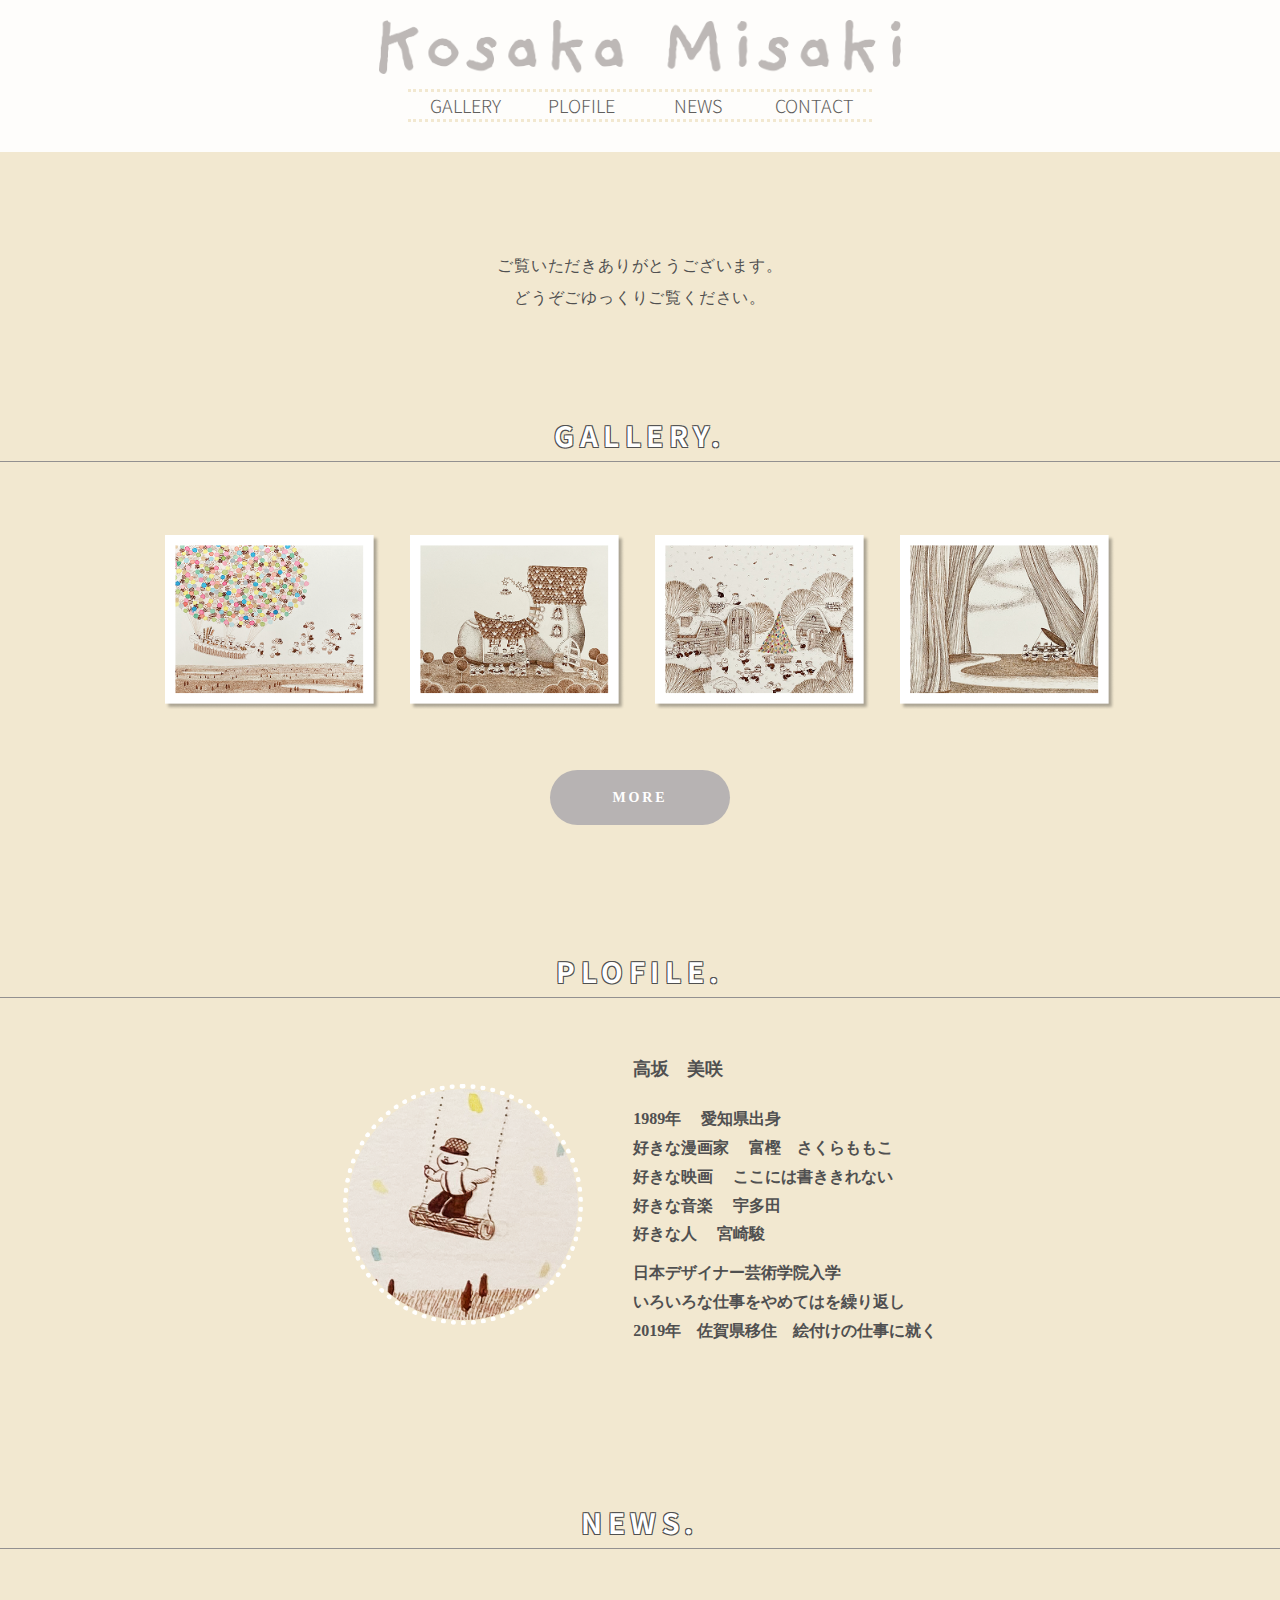
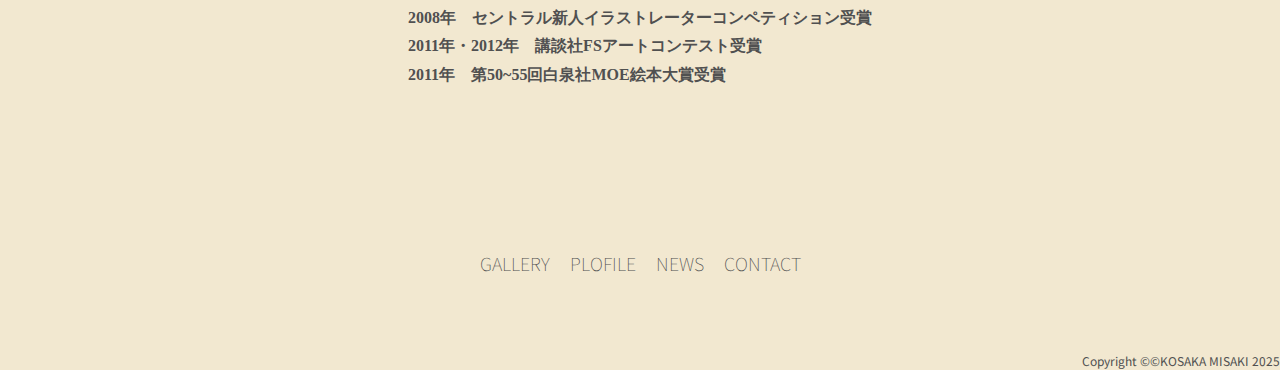
<file: index.html>
<!DOCTYPE html>
<html lang="ja">
<head>
    <meta charset="UTF-8">
    <meta name="viewport" content="width=device-width, initial-scale=1.0">
    <link rel="preconnect" href="https://fonts.googleapis.com">
    <link rel="preconnect" href="https://fonts.gstatic.com" crossorigin>
    <link href="https://fonts.googleapis.com/css2?family=Noto+Sans+JP:wght@100..900&family=Noto+Serif+JP:wght@200..900&display=swap" rel="stylesheet">
    <link rel="preconnect" href="https://fonts.googleapis.com">
    <link rel="preconnect" href="https://fonts.gstatic.com" crossorigin>
    <link href="https://fonts.googleapis.com/css2?family=Noto+Sans+JP:wght@100..900&family=Noto+Serif+JP:wght@200..900&family=Zen+Kaku+Gothic+New&family=Zen+Old+Mincho&display=swap" rel="stylesheet">
    <title>kosamakisaki</title>
    <link rel="stylesheet" href="./assets/css/destyle.css">
    <link rel="stylesheet" href="./assets/css/common.css">
    <link rel="stylesheet" href="./assets/css/top.css">
</head>
<body>
    <div>
        <header class="header">
            <div class="header_box">
                <h1><a class="header_logo" href="index.html"><img src="./assets/images/logo.png" alt="高坂美咲のロゴ"></a></h1>
                <nav id="header_nav">
                    <ul>
                        <li><a class="header_item" href="gallery.html">GALLERY</a></li>
                        <li><a class="header_item" href="#plofile">PLOFILE</a></li>
                        <li><a class="header_item" href="#news">NEWS</a></li>
                        <li><a class="header_item" href="contact.html">CONTACT</a></li>
                    </ul>
                </nav>
                <div id="hamburger" class="hamburger">
                    <span></span><span></span>
                </div>
            </div>
        </header>
        <main>
            <article>
                <header class="main_header">
                    <div>
                        <p>ご覧いただきありがとうございます。<br>どうぞごゆっくりご覧ください。</p>
                    </div>
                </header>
                <section class="area01">
                    <div class="topic">
                        <h2><span>GALLERY.</span></h2>
                    </div>
                    <div class="area01_box">
                        <ul>
                            <li>
                                <p><img src="./assets/images/main-ballon.png" alt="気球の絵"></p>
                            </li>
                            <li>
                                <p><img src="./assets/images/main-shose.png" alt="靴の絵"></p>
                            </li>
                            <li>
                                <p><img src="./assets/images/main-winter.png" alt="冬の絵"></p>
                            </li>
                            <li>
                                <p><img src="./assets/images/main-tree.png" alt="木の絵"></p>
                            </li>
                        </ul>
                    </div>
                    <a href="gallery.html">MORE</a>
                </section>
                <section id="plofile" class="area02">
                    <div class="topic2">
                        <h2><span>PLOFILE.</span></h2>
                    </div>
                    <div class="area02_box">
                        <p class="area02_img"><img src="./assets/images/plofile.png" alt="自己紹介の絵"></p>
                        <div class="area02_list">
                            <p class="area02_name">高坂　美咲</p>
                            <p class="area02_txt">1989年　 愛知県出身<br>好きな漫画家 　富樫　さくらももこ<br>好きな映画 　ここには書ききれない<br>好きな音楽 　宇多田<br>好きな人 　宮崎駿
                            </p>
                            <p class="area02_txt2">日本デザイナー芸術学院入学<br>いろいろな仕事をやめてはを繰り返し<br>2019年　佐賀県移住　絵付けの仕事に就く</p>
                    </div>
                </section>
                <section id="news" class="area03">
                    <div class="topic3">
                        <h2><span>NEWS.</span></h2>
                    </div>
                    <div class="area03_box">
                        <p>2008年　セントラル新人イラストレーターコンペティション受賞<br>2011年・2012年　講談社FSアートコンテスト受賞<br>2011年　第50~55回白泉社MOE絵本大賞受賞</p>
                    </div>
                    <div>
                        <p>
                            
                        </p>
                    </div>
                </section>
            </article>
        </main>
        <footer>
            <ul>
                <li><a href="gallery.html">GALLERY</a></li>
                <li><a href="index.html">PLOFILE</a></li>
                <li><a href="index.html">NEWS</a></li>
                <li><a href="contact.html">CONTACT</a></li>
            </ul>
            <p class="footer_p"><small>Copyright &copy;©KOSAKA MISAKI 2025</small></p>
        </footer>
    </div>
    <script src="https://ajax.googleapis.com/ajax/libs/jquery/3.3.1/jquery.min.js"></script>
    <script src="./assets/js/script.js"></script>
</body>
</html>
</file>
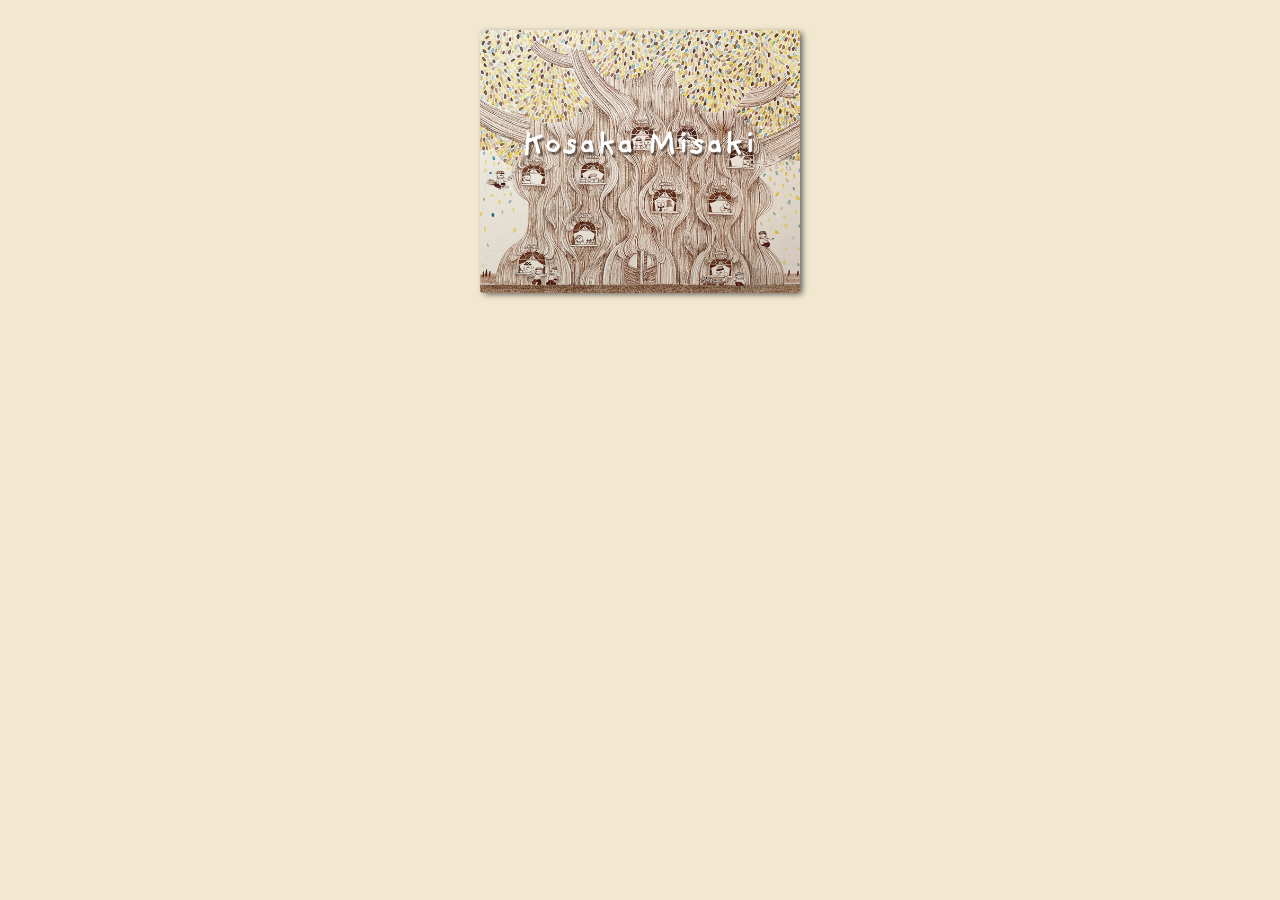
<file: click.html>
<!DOCTYPE html>
<html lang="ja">
<head>
    <meta charset="UTF-8">
    <meta name="viewport" content="width=device-width, initial-scale=1.0">
    <link rel="preconnect" href="https://fonts.googleapis.com">
    <link rel="preconnect" href="https://fonts.gstatic.com" crossorigin>
    <link href="https://fonts.googleapis.com/css2?family=Noto+Sans+JP:wght@100..900&family=Noto+Serif+JP:wght@200..900&display=swap" rel="stylesheet">
    <title>kosamakisaki</title>
    <link rel="stylesheet" href="./assets/css/destyle.css">
    <link rel="stylesheet" href="./assets/css/click.css">
    <link rel="stylesheet" href="./assets/css/common.css">
</head>
<body>
    <div>
        <a href="index.html"><img class="area0_back" src="./assets/images/click.png" alt=""></a>
        <p><img class="area0_logo" src="./assets/images/logoclick.png" alt=""></p>
    </div>
</body>
</html>
</file>
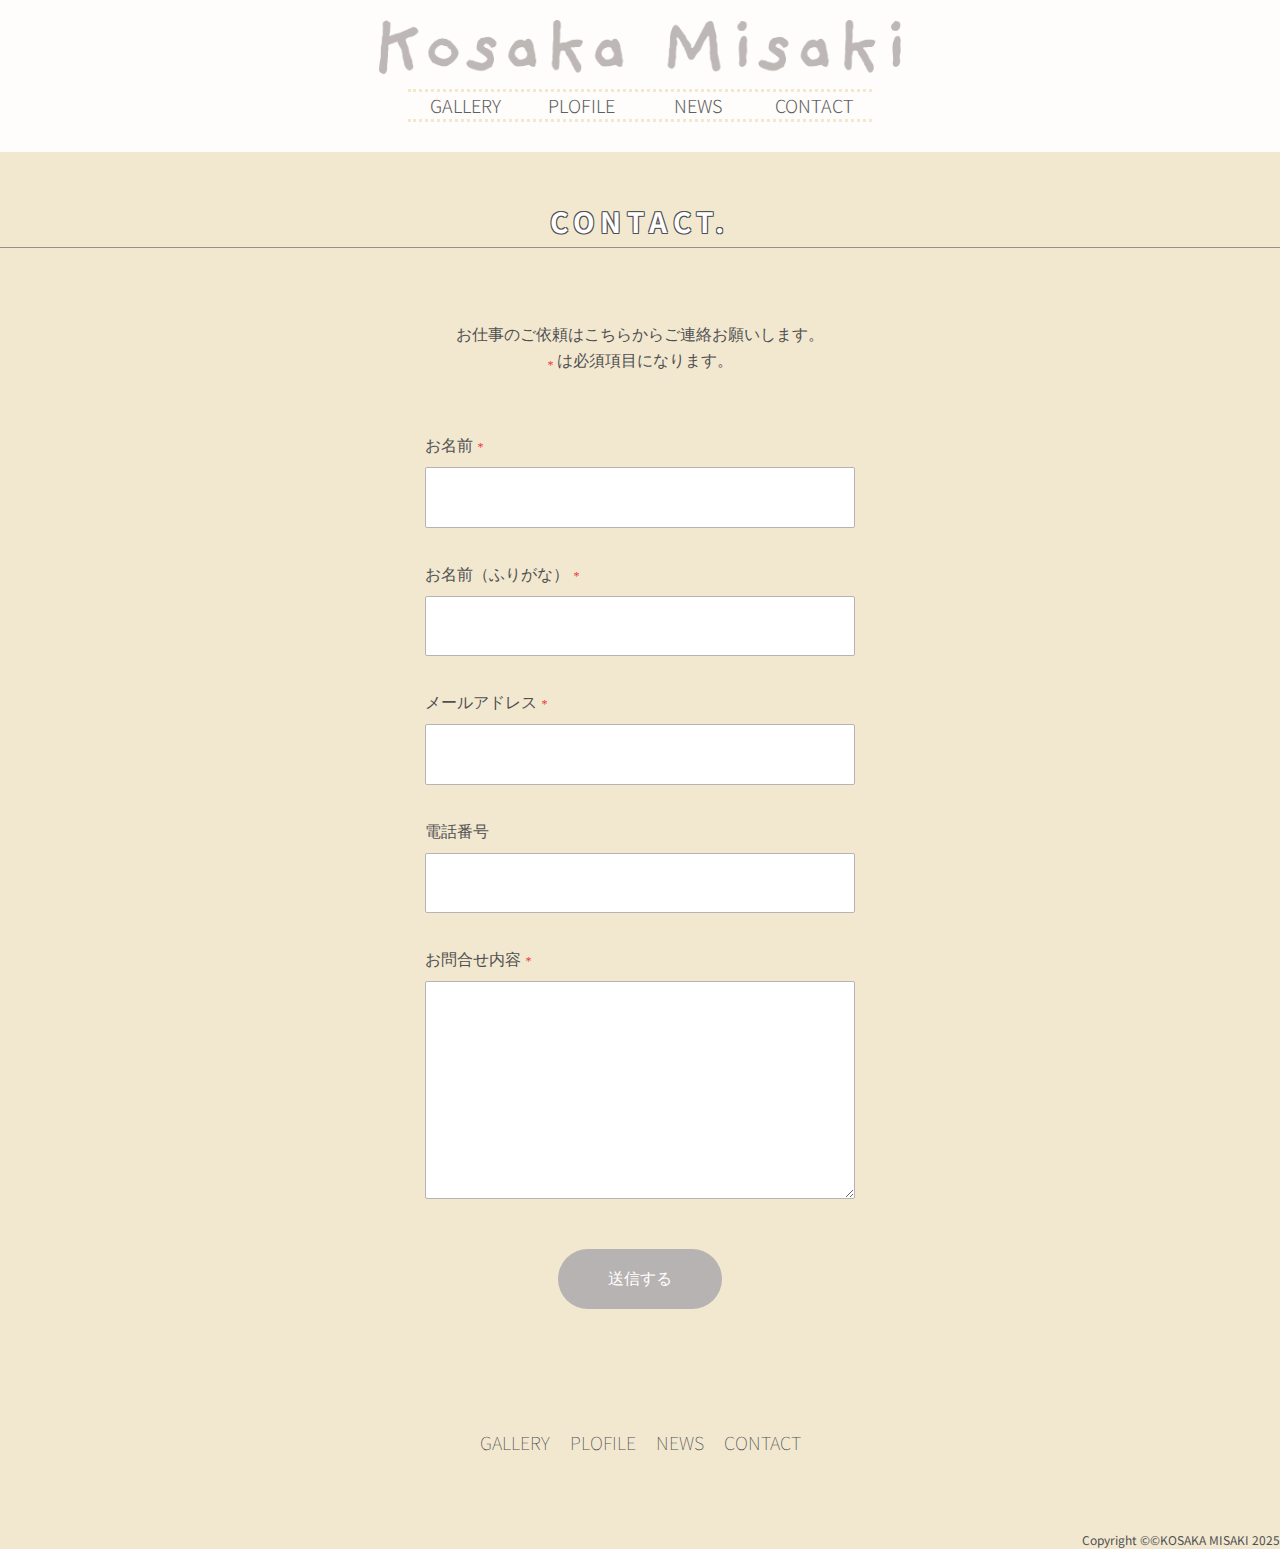
<file: contact.html>
<!DOCTYPE html>
<html lang="ja">
<head>
    <meta charset="UTF-8">
    <meta name="viewport" content="width=device-width, initial-scale=1.0">
    <link rel="preconnect" href="https://fonts.googleapis.com">
    <link rel="preconnect" href="https://fonts.gstatic.com" crossorigin>
    <link href="https://fonts.googleapis.com/css2?family=Noto+Sans+JP:wght@100..900&family=Noto+Serif+JP:wght@200..900&display=swap" rel="stylesheet">
    <title>kosamakisaki</title>
    <link rel="stylesheet" href="./assets/css/destyle.css">
    <link rel="stylesheet" href="./assets/css/common.css">
    <link rel="stylesheet" href="./assets/css/contact.css">
</head>
<body>
    <div>
        <header class="header">
            <div class="header_box">
                <h1><a class="header_logo" href="index.html"><img src="./assets/images/logo.png" alt="高坂美咲のロゴ"></a></h1>
                <nav id="header_nav">
                    <ul>
                        <li><a class="header_item" href="gallery.html">GALLERY</a></li>
                        <li><a class="header_item" href="index.html">PLOFILE</a></li>
                        <li><a class="header_item" href="index.html">NEWS</a></li>
                        <li><a class="header_item" href="contact.html">CONTACT</a></li>
                    </ul>
                </nav>
                <div id="hamburger" class="hamburger">
                    <span></span><span></span>
                </div>
            </div>
        </header>
        <main>
            <article>
                <header>
                    <div class="topic">
                        <h2><span>CONTACT.</span></h2>
                    </div>
                </header>
                <section class="area06">
                    <p class="area06_txt">お仕事のご依頼はこちらからご連絡お願いします。</p>
                    <div class="area06_box">
                        <p class="area06_txt2">*</p>
                        <p class="area06_txt3">は必須項目になります。</p>
                    </div>
                </section>
                <section class="area06_form">
                    <form action="#"method="post" class="form">
                        <section>
                            <h3>お名前</h3>
                            <div class="group">
                                <input type="text" name="name">
                            </div>
                        </section> 
                        <section>
                            <h3>お名前（ふりがな）</h3>
                            <div class="group">
                                <input type="text" name="kana">
                            </div>
                        </section> 
                        <section>
                            <h3>メールアドレス</h3>
                            <div class="group">
                                <input type="text" name="name">
                            </div>
                        </section> 
                        <section>
                            <h3 class="call">電話番号</h3>
                            <div class="group">
                                <input type="text" name="tel">
                            </div>
                        </section> 
                        <section>
                            <h3>お問合せ内容</h3>
                            <div class="group">
                                <textarea name="container" rows="8"></textarea>
                            </div>
                        </section>
                        <div class="form_box">
                            <button class="form__btn" type="submit">送信する</button>
                        </div>
                    </form>
                </section>
            </article>
        </main>
        <footer>
            <ul>
                <li><a href="gallery.html">GALLERY</a></li>
                <li><a href="index.html">PLOFILE</a></li>
                <li><a href="news.html">NEWS</a></li>
                <li><a href="contact.html">CONTACT</a></li>
            </ul>
            <p class="footer_p"><small>Copyright &copy;©KOSAKA MISAKI 2025</small></p>
        </footer>
    </div>
    <script src="https://ajax.googleapis.com/ajax/libs/jquery/3.3.1/jquery.min.js"></script>
    <script src="./assets/js/script.js"></script>
</body>
</html>
</file>
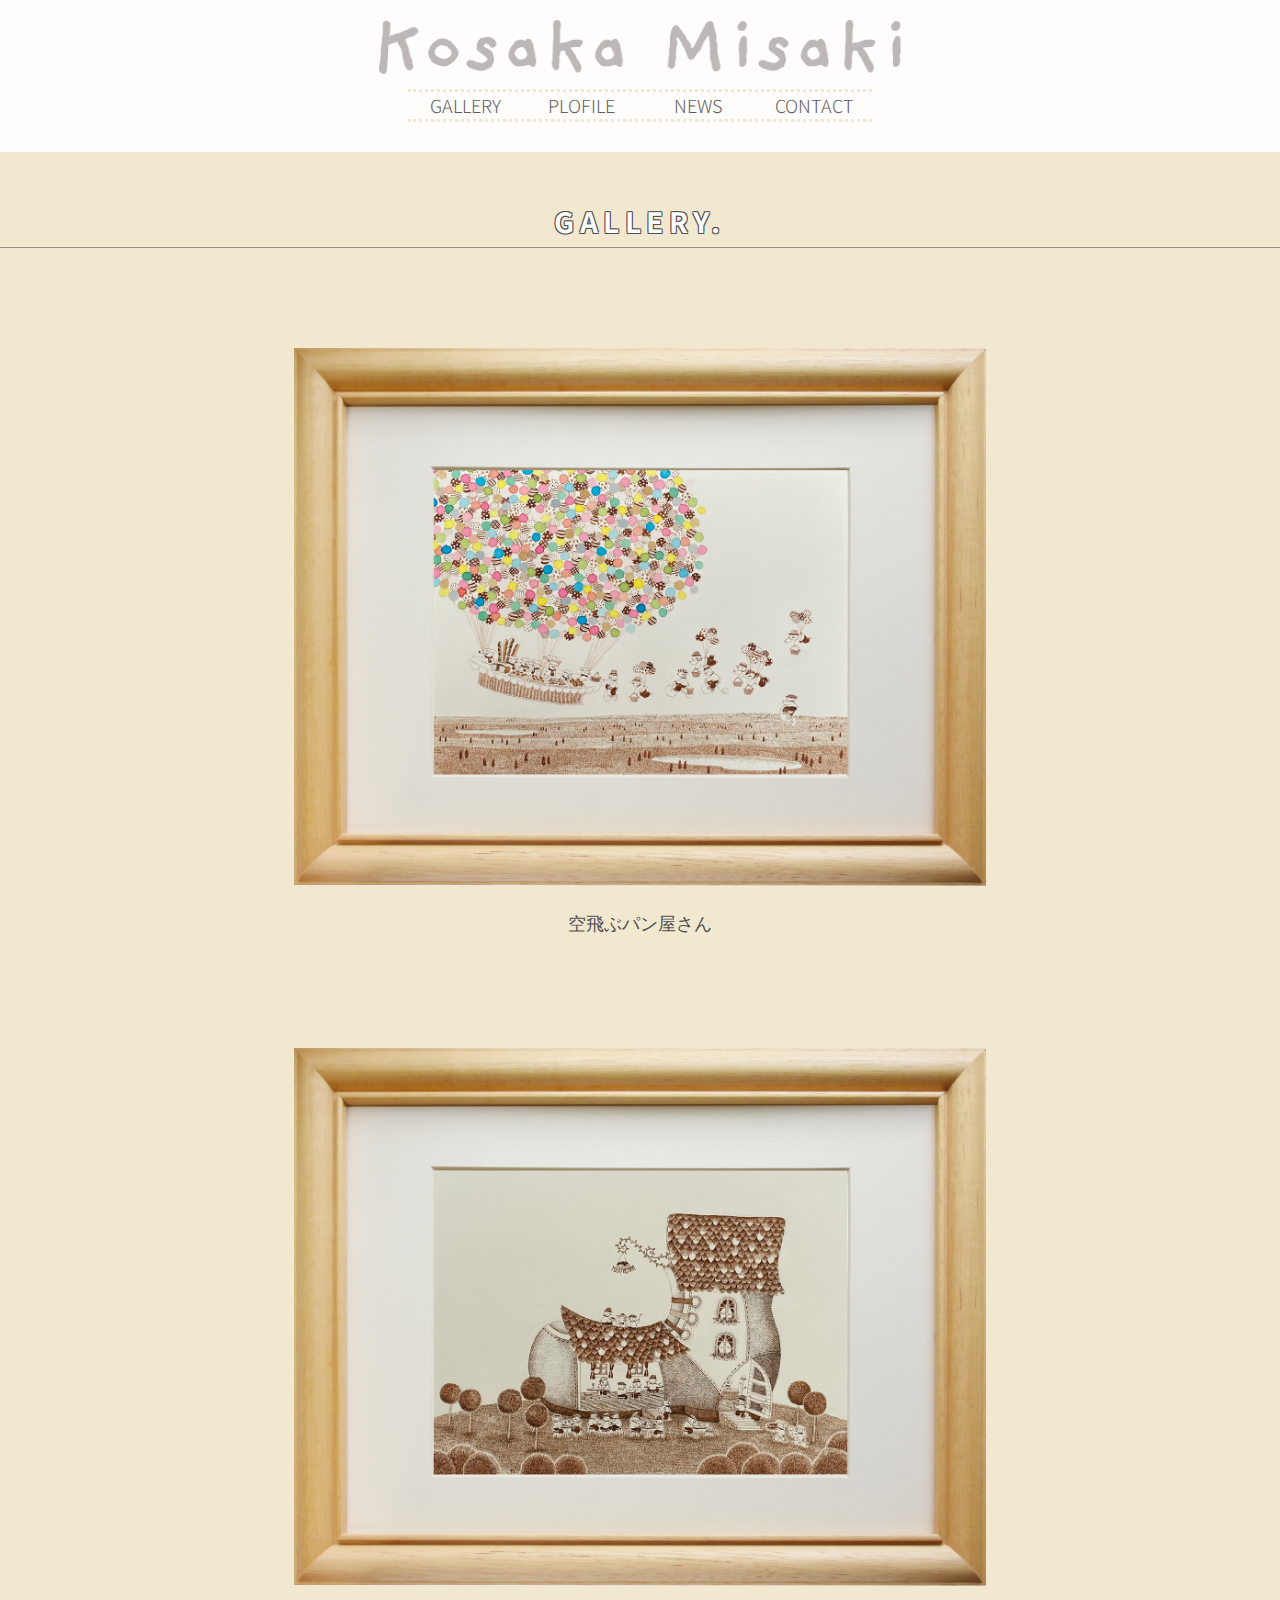
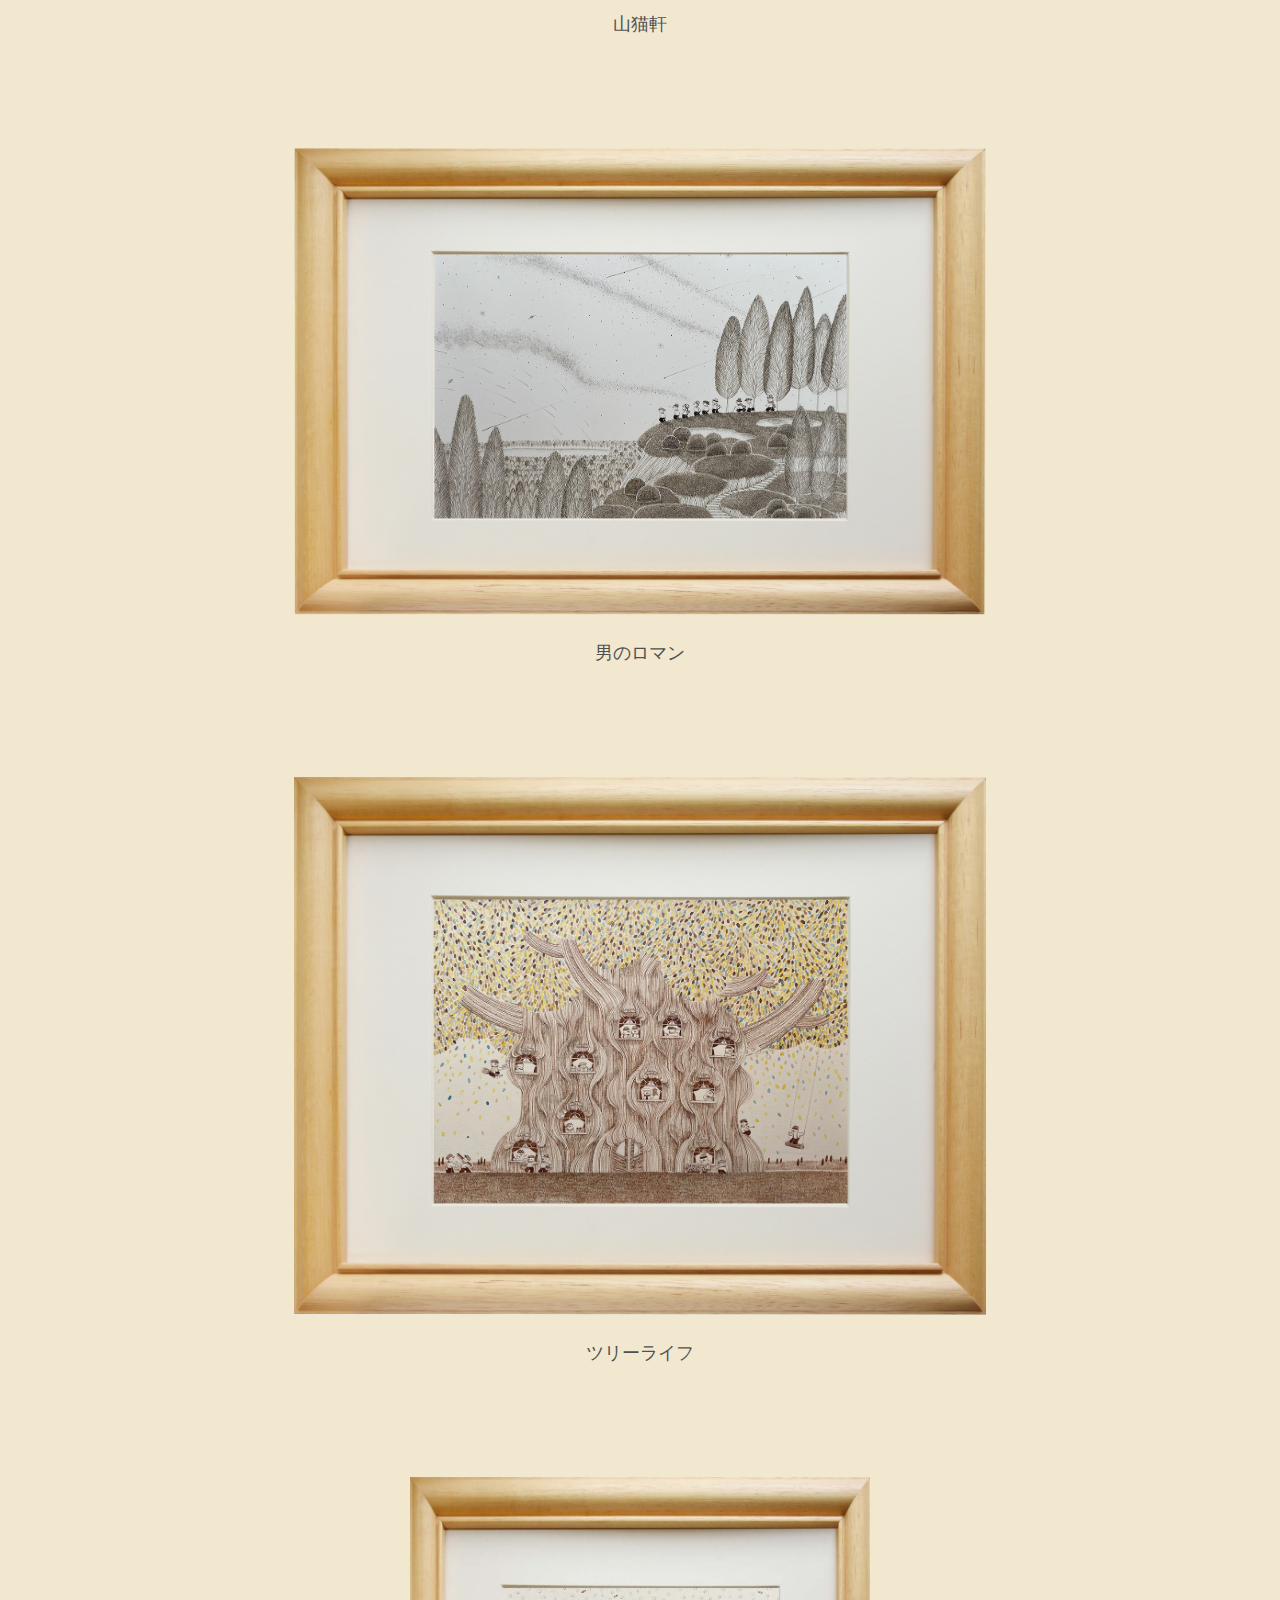
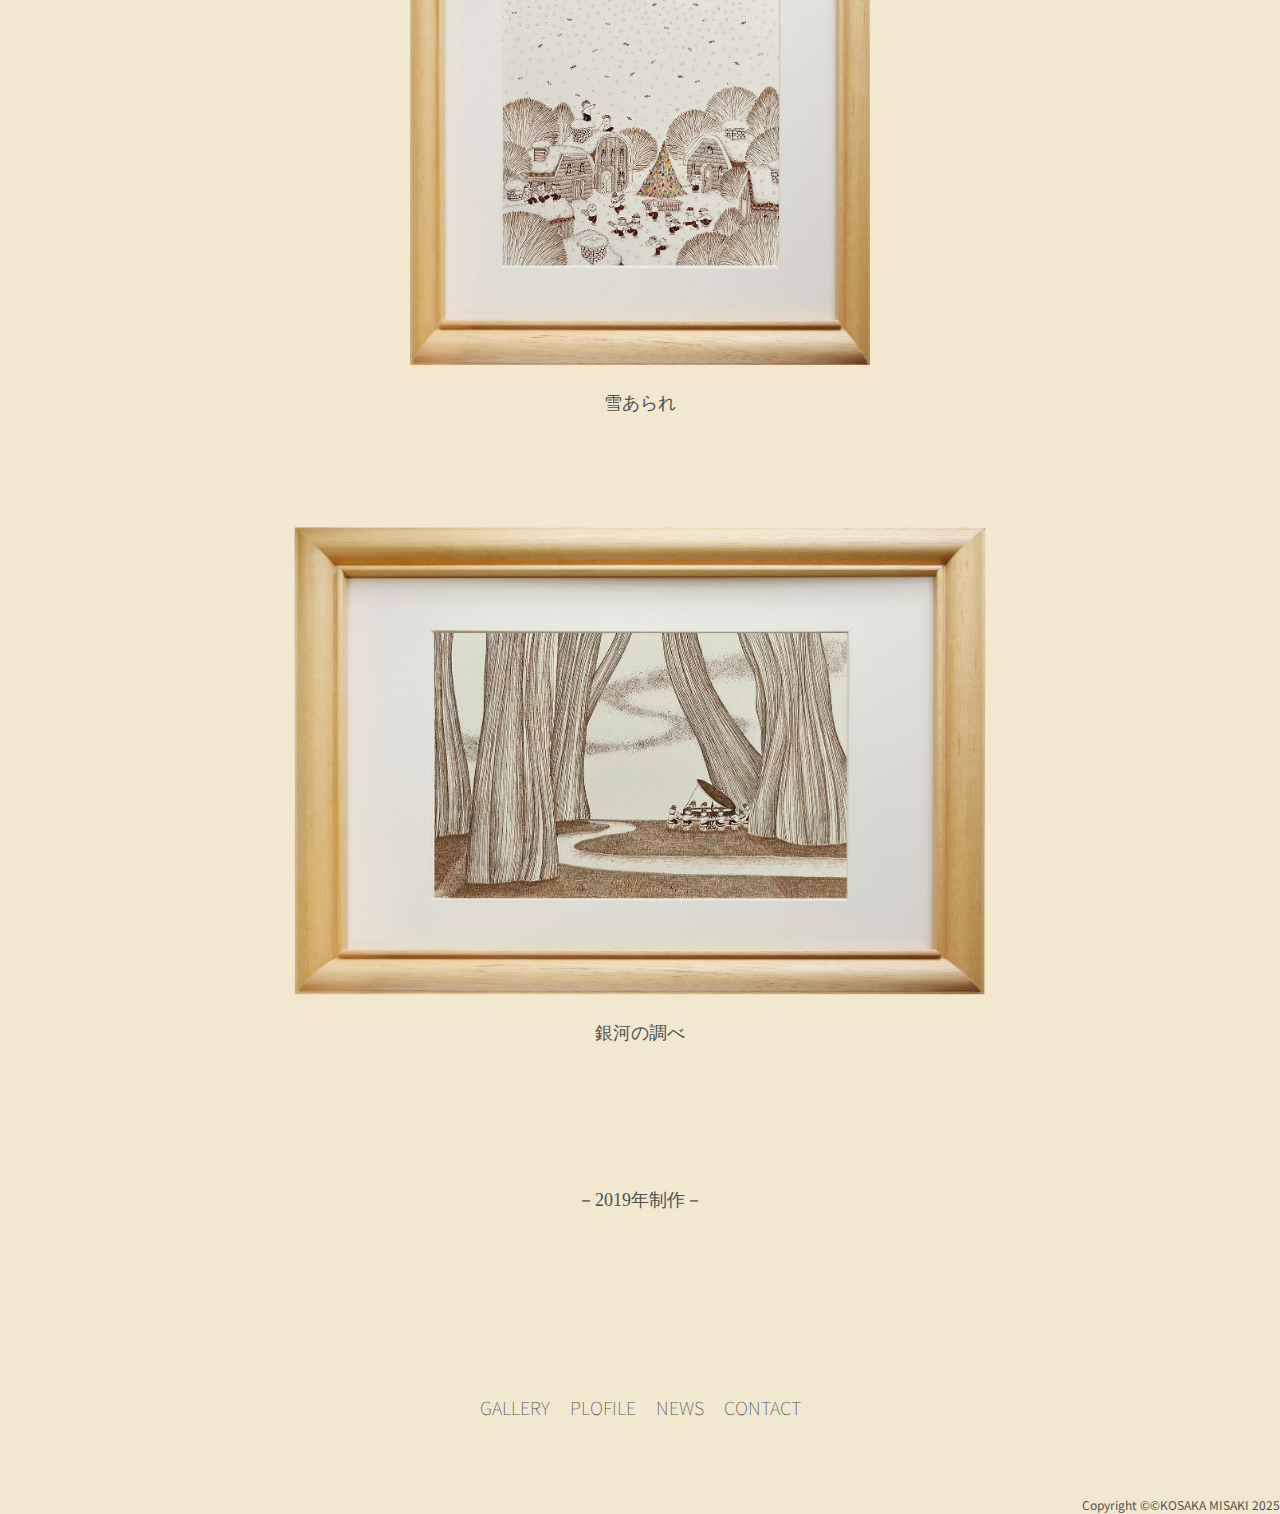
<file: gallery.html>
<!DOCTYPE html>
<html lang="ja">
<head>
    <meta charset="UTF-8">
    <meta name="viewport" content="width=device-width, initial-scale=1.0">
    <link rel="preconnect" href="https://fonts.googleapis.com">
    <link rel="preconnect" href="https://fonts.gstatic.com" crossorigin>
    <link href="https://fonts.googleapis.com/css2?family=Noto+Sans+JP:wght@100..900&family=Noto+Serif+JP:wght@200..900&display=swap" rel="stylesheet">
    <title>kosamakisaki</title>
    <link rel="stylesheet" href="./assets/css/destyle.css">
    <link rel="stylesheet" href="./assets/css/common.css">
    <link rel="stylesheet" href="./assets/css/gallery.css">
</head>
<body>
    <div>
        <header class="header">
            <div class="header_box">
                <h1><a class="header_logo" href="index.html"><img src="./assets/images/logo.png" alt="高坂美咲のロゴ"></a></h1>
                <nav id="header_nav">
                    <ul>
                        <li><a class="header_item" href="gallery.html">GALLERY</a></li>
                        <li><a class="header_item" href="index.html">PLOFILE</a></li>
                        <li><a class="header_item" href="index.html">NEWS</a></li>
                        <li><a class="header_item" href="contact.html">CONTACT</a></li>
                    </ul>
                </nav>
                <div id="hamburger" class="hamburger">
                    <span></span><span></span>
                </div>
            </div>
        </header>
        <main>
            <article>
                <header>
                    <div class="topic">
                        <h2><span>GALLERY.</span></h2>
                    </div>
                </header>
                <section class="area05">
                    <div>
                        <ul class="area05_list">
                            <li class="area05_item">
                                <div class="area05_box">
                                    <p class="area05_img"><img class="img1" src="./assets/images/frameballon.png" alt="気球の絵"></p>
                                    <p class="area05_txt">空飛ぶパン屋さん</p>
                                </div>
                            </li>
                            <li class="area05_item">
                                <div class="area05_box">
                                    <p class="area05_img"><img class="img1" src="./assets/images/frameshose.png" alt="靴の絵"></p>
                                    <p class="area05_txt">山猫軒</p>
                                </div>
                            </li>
                            <li class="area05_item">
                                <div class="area05_box">
                                    <p class="area05_img"><img class="img1" src="./assets/images/framestar.png" alt="星空の絵"></p>
                                    <p class="area05_txt">男のロマン</p>
                                </div>
                            </li>
                            <li class="area05_item">
                                <div class="area05_box">
                                    <p class="area05_img"><img class="img1" src="./assets/images//framelife.png" alt="木の絵"></p>
                                    <p class="area05_txt">ツリーライフ</p>
                                </div>
                            </li>
                            <li class="area05_item">
                                <div class="area05_box">
                                    <p class="area05_img"><img class="img2" src="./assets/images/framewinter.jpg" alt="冬の絵"></p>
                                    <p class="area05_txt">雪あられ</p>
                                </div>
                            </li>
                            <li class="area05_item">
                                <div class="area05_box">
                                    <p class="area05_img"><img class="img1" src="./assets/images/frametree.png" alt="木の絵"></p>
                                    <p class="area05_txt">銀河の調べ</p>
                                </div>
                            </li>
                            
                        </ul>
                        <p class="area05_p">－2019年制作－</p>
                    </div>
                </section>
            </article>
        </main>
        <footer>
            <ul>
                <li><a href="gallery.html">GALLERY</a></li>
                <li><a href="index.html">PLOFILE</a></li>
                <li><a href="news.html">NEWS</a></li>
                <li><a href="contact.html">CONTACT</a></li>
            </ul>
            <p class="footer_p"><small>Copyright &copy;©KOSAKA MISAKI 2025</small></p>
        </footer>
    </div>
    <script src="https://ajax.googleapis.com/ajax/libs/jquery/3.3.1/jquery.min.js"></script>
    <script src="./assets/js/script.js"></script>
</body>
</html>
</body>
</file>
<file: assets/css/common.css>
@charset "UTF-8";
/* ====================================== 
common
=======================================*/

html {
    font-size: 62.5%;
}

body {
    font-family:  Noto Sans Jp,
    Zen Old Mincho;
    font-style: normal;
    background-color: #F2E8D0;
    line-height: 1.5;
}

.topic,
.topic2,
.topic3 {
    font-size: 1.6rem;
    font-weight: bold;
    color: #ffffff;
    letter-spacing: 0.2em;
    padding: 0px 28px;
    text-shadow: 0.5px 0.5px 0 #505050, -0.5px 0.5px 0 #505050, 0.5px -0.5px 0 #505050, -0.5px -0.5px 0 #505050;
}


.topic span,
.topic2 span,
.topic3 span {
    display: block;
    margin: 0 auto;
    border-bottom: solid 1px #939090;
    text-align: center;
    padding: 0 0 5px 0;
}

/* md */
@media screen and (min-width: 450px) {
    .topic,
    .topic2,
    .topic3 {
        font-size: 2rem;
        padding: 0px 35px;
        text-shadow: 1px 1px 0 #505050, -1px 1px 0 #505050, 1px -1px 0 #505050, -1px -1px 0 #505050;
    }
}

/* pc */
@media screen and (min-width: 769px) {
    .topic,
    .topic2,
    .topic3 {
        font-size: 2.8rem;
        padding: 0px 40px;
        text-shadow: 1px 1px 0 #505050, -1px 1px 0 #505050, 1px -1px 0 #505050, -1px -1px 0 #505050;
        padding: 0 0 13px 0;
    }

    h2 {
        width: 100%;
        margin: 0 auto;
    }

}





/* ====================================== 
header
=======================================*/
.header {
    display: flex;
    justify-content: space-between;
    padding: 10px 3% 18px;
    width: 100%;
    background-color: #ffffff;
    opacity: 0.9;
    position: fixed;
    z-index: 999999;
}

.header_box {
    display: flex;
    justify-content: space-between;
    align-items: center;
    height: inherit;
    position: relative;
}

.header_logo img {
    display: block;
    margin: 10px 20px 0;
    width: 68%;
}


.header ul {
    padding: 28px 10%;
}

.header li {
    font-size: 1.4rem;
    font-weight: 300;
    color: #505050;
    margin-bottom: 30px;
    border-bottom: 3px dotted #F2E8D0;
    width: 60px;
    text-align: center;
}

.header nav {
    width: 100%;
    height: 85vh;
    padding: 25px 6.4%;
    position: fixed;
    top: 0;
    left: 0;
    z-index: 10;
    transform: translateX(-100%);
    transition: all 0.5s;
}

.header.open nav {
    background-color: #ffffff;
    transform: translateX(0);
    transition: all 0.5s;
    height: 275px;
}

.header_item {
    text-decoration: none;
    transition: 0.5s ease 0s;
}

.header_item:hover {
    font-size: 1.6rem;
    font-weight: 400;
    color: #505050;
}



/* md */
@media screen and (min-width: 450px) {
    .header {
        padding: 12px 3% 12px;
    }

    .header div {
        display: block;
        margin: 0 auto;
    }

    .header_logo img {
        display: block;
        margin: 0 auto;
        width: 42%;
    }

    .header ul {
        display: flex;
        justify-content: center;
        width: 40%;
        margin: 0 auto;
        padding: 0;
        border-top: 3px dotted #F2E8D0;
        border-bottom: 3px dotted #F2E8D0;
    }

    .header li {
        font-size: 1.2rem;
        text-align: center;
        margin-bottom: 0;
        width: 100%;
        border: none;
    }

    .hamburger span {
        display: none;
    }

    .header nav {
        position: inherit;
        height: auto;
        padding: 0;
        top: inherit;
        left: inherit;
        transform: inherit;
        margin-top: 13px;
    }

    .hamburger {
        display: none!important;
    }

}

/* pc */
@media screen and (min-width: 769px) {
    .header {
        padding: 20px 3% 30px;
    }

    .header_logo img {
        width: 45%;
    }

    .header ul {
        width: 40%;
    }

    .header li {
        font-size: 1.8rem;
    }

    .header nav {
        margin-top: 15px;
    }
}

/* ハンバーガーメニュー */
.hamburger {
    position: fixed;
    top: 10px;
    right: 5%;
    cursor: pointer;
    display: block;
    width: 42px;
    height: 42px !important;
    border-radius: 50%;
    border: dotted 3px #F2E8D0;
    z-index: 999999;
}

.hamburger span {
    transition: all .3s;
    position: absolute;
    width: 100%;
    height: 2px;
    background-color: #B7B3B3;
    z-index: 10;
}

.hamburger span:nth-of-type(1) {
    top: 15px;
    left: 10px;
    width: 17px;
}

.hamburger span:nth-of-type(2) {
    top: 23px;
    left: 10px;
    width: 17px;
}

/* ハンバーガーメニューの閉じるボタンのCSS
    クラス名の指定を変えています。 */
    .open .hamburger span:nth-of-type(1) {
        top: 11px;
        left: 7px;
        width: 24px;
        transform: translateY(6px) rotate(-45deg);
    }

    .open .hamburger span:nth-of-type(2) {
        top: 26px;
        width: 24px;
        left: 7px;
        transform: translateY(-9px) rotate(45deg);
    }





/* ====================================== 
footer
=======================================*/
footer ul {
    display: flex;
    justify-content: center;
    list-style: none;
    padding: 0;
    gap: 20px;
}

footer li {
    font-size: 1.2rem;
    font-weight: 200;
    font-weight: lighter;
    color: #505050;
    text-align: center;
}

footer a{
    text-decoration: none;
    transition: 0.5s ease 0s;
}

footer a:hover {
    font-size: 1.4rem;
    font-weight: 400;
    color: #505050;
}

footer p {
    padding: 15px 0 0;
    text-align: right;
}

small {
    font-size: 0.8rem;
    color: #505050;
}

/* pc */
@media screen and (min-width: 769px) {
    footer li {
        font-size: 1.8rem;
    }

    footer p {
        padding: 75px 0 0;
    }

    small {
        font-size: 1.2rem;
    }
}
</file>
<file: assets/css/top.css>
@charset "UTF-8";
/* ====================================== 
main
=======================================*/
.main_header p {
    text-align: center;
    font-size: 1rem;
    font-weight: 500;
    font-family: serif;
    color: #505050;
    padding: 100px 0 50px;
    letter-spacing: 0.05em;
    line-height: 2;
}

/* md */
@media screen and (min-width: 450px) {
    .main_header p {
        padding: 150px 0 50px 0;
    }
}

/* pc */
@media screen and (min-width: 769px) {
.main_header p {
    font-size: 1.6rem;
    padding: 250px 0 100px 0;
}
}




/* ====================================== 
area01
=======================================*/
.area01 {
    padding: 0 0 60px;
    text-align: center;
}

.area01_box ul {
    list-style: none;
    display: flex;
    flex-wrap: wrap;
    justify-content: center;
    padding: 42px 0 30px;
    width: 100%;
    gap: 16px;
}

.area01_box li {
    width: 140px;
}

.area01_box p {
    width: 100%;
}

.area01_box img {
    width: 100%;
}

.area01 a {
    display: block;
    text-align: center;
    margin: 0 auto;
    font-size: 1rem;
    font-weight: lighter;
    font-family: Serif;
    letter-spacing: 0.2em;
    color: #ffffff;
    background-color: #B7B3B3;
    border-radius: 33px;
    width: 100px;
    padding: 10px;
    text-decoration: none;
    transition: 0.5s ease 0s;
}


.area01 a:hover {
    color: #505050;
    background-color: #ffffff;
}


/* pc */
@media screen and (min-width: 769px) {
    .area01 {
        padding: 0 0 125px;
    }

    .area01_box ul {
        padding: 60px 0;
        gap: 30px;
    }

    .area01_box li {
        width: 215px;
    }

    .area01 a {
        font-size: 1.4rem;
        font-weight: 600;
        border-radius: 30px;
        padding: 17px 0;
        width: 14%;
    }
}





/* ====================================== 
area02
=======================================*/
.area02 {
    padding: 0 0 60px;
}

.area02_img {
    width: 40%;
    border: dotted 4px white;
    border-radius: 50%;

}

.area02 img {
    width: 100%;
}

.area02_box {
    display: flex;
    justify-content: center;
    padding: 42px 3% 20px;
    gap: 20px;
    align-items: center;
}

.area02_name {
    font-size: 1.3rem;
    font-family: serif;
    font-weight: 600;
    color: #505050;
    line-height: 1.8;
}

.area02_txt{
    font-size: 1rem;
    font-family: serif;
    font-weight: 600;
    color: #505050;
    line-height: 1.8;
    padding: 20px 0 10px;
}

.area02_txt2{
    font-size: 1rem;
    font-family: serif;
    font-weight: 600;
    color: #505050;
    line-height: 1.8;
}

.area02_list {
    padding: 0 0 10px;
}


/* md */
@media screen and (min-width: 450px) {
    .area02_img {
        width: 25%;
    }
}

/* pc */
@media screen and (min-width: 769px) {
    .area02 {
        padding: 0 0 125px;
    }

    .area02_img {
        border: dotted 5px white;
        width: 20%;
    }

    .area02_box {
        gap: 50px;
    }

    .area02_name {
        font-size: 1.8rem;
    }

    .area02_txt,
    .area02_txt2{
        font-size: 1.6rem;
    }

}




/* ====================================== 
area03
=======================================*/
.area03 {
    padding: 0 0 60px;
}

.area03 p {
        font-size: 1rem;
        font-family: serif;
        font-weight: 600;
        color: #505050;
        line-height: 1.8;
}

.area03_box {
    display: flex;
    justify-content: center;
    padding: 42px 7% 60px;
}


/* pc */
@media screen and (min-width: 769px) {
    .area03 {
        padding: 0 0 100px;
    }

    .area03 p{
        font-size: 1.6rem;
    }
}
</file>
<file: assets/css/click.css>
@charset "UTF-8";
html {
    font-size: 62.5%;
}

div {
    margin-top: 50px;
    position: relative;
}

.area0_back {
    display: block;
    margin: 0 auto;
    width: 50%; 
    border-radius: 1%;
    box-shadow: 3px 2px 6px -1px #505050;
}

.area0_logo {
    position: absolute;
    left: 50%;
    right: 50%;
    top: 115px;
    transform: translate(-50%,-50%);
    width: 42%;
}

.area0_back:hover {
    box-shadow: 0 0 15px 2px rgba(0, 0, 0, 0.2);
    transform: scale(0.9);
    z-index: 1;
    transition: 0.5s ease 0s;
}

/* md */
@media screen and (min-width: 450px) {
    div {
        margin-top: 40px;
    }

    .area0_back {
        width: 35%; 
    }

    .area0_logo {
        width: 28%;
    }
}

/* pc */
@media screen and (min-width: 769px) {
    div {
        margin-top: 30px;
    }

    .area0_back {
        width: 25%; 
    }

    .area0_logo {
        width: 18%;
    }
}
</file>
<file: assets/css/contact.css>
@charset "UTF-8";
/* ====================================== 
contact
=======================================*/
.topic {
    padding: 125px 0 0 0;
}

.area06 {
    text-align: center;
    padding: 42px 0;
    margin: 0 auto;
    text-align: center;
}

.area06_box {
    display: flex;
    justify-content: center;
    align-items: center;
}

.area06_txt {
    font-family: serif;
    font-size: 1rem;
    font-weight: 500;
    color: #505050;
}

.area06_txt2 {
    font-family: serif;
    font-size: 1.2rem;
    font-weight: 500;
    color: #F03636;
    padding: 9px 3px 0 0;
}

.area06_txt3 {
    font-family: serif;
    font-size: 1rem;
    font-weight: 500;
    color: #505050;
}

.form {
    width: 230px;
    margin: 0 auto;
}

.form section {
    text-align: center;
    padding: 0 0 15px 0;
}

h3 {
    font-family: serif;
    color: #505050;
    font-size: 1rem;
    font-weight: 500;
    text-align: left;
}

h3::after {
    display: inline-block;
    content: "*";
    width: 15px;
    height: 10px;
    text-align: center;
    color: #F03636;
    font-size: 1.2rem;
    margin-right: 5px;
}

.call::after {
    display: none;
}

.group {
    width: 100%;
}

input[type="text"], textarea {
    display: block;
    width: 100%;
    padding: 8px 16px;
    border-radius: 2px;
    border: solid 1px #B7B3B3;
    background: #ffffff;
    text-align: left;
    margin-top: 7px;
    font-size: 1.5rem;
}

.form_box {
    text-align: center;
}

.form__btn {
    font-family: serif;
    font-size: 1rem;
    font-weight: 500;
    color: #ffffff;
    text-align: center;
    letter-spacing: 0.2;
    background-color: #B7B3B3;
    border-radius: 18px;
    padding: 10px 23px;
    margin: 15px auto 90px;
}

/* pc */
@media screen and (min-width: 769px) {
    .topic {
        padding: 200px 0 0 0;
    }

    .area06 {
        padding: 75px 0 60px;
    }

    .area06_txt,
    .area06_txt3 {
        font-size: 1.6rem;
    }

    .area06_txt2 {
        font-size: 1.4;
    }

    h3 {
        font-size: 1.6rem;
    }

    .form {
        width: 430px;
    }

    .form section {
        padding: 0 0 35px 0;
    }

    input[type="text"], textarea {
        padding: 18px 16px;
        margin-top: 9px;
    }

    .form__btn {
        font-size: 1.6rem;
        border-radius: 32px;
        padding: 18px 50px;
        margin: 15px auto 120px;
    }


}
</file>
<file: assets/css/gallery.css>
@charset "UTF-8";
/* ====================================== 
gallery
=======================================*/
.topic {
    padding: 125px 0 0 0;
}

.area05_list {
    padding: 35px 5% 0;
    text-align: center;
    width: 100%;
}

.area05_item {
    margin-bottom: 30px;
}

.area05_box {
    padding: 20px 0;
}

.area05_img {
    width: 100%;
    text-align: center;
}

.img1 {
    width: 80%;
    text-align: center;
}

.img2 {
    width: 60%;
    text-align: center;
}

.area05_txt {
    font-family: serif;
    font-size: 1.2rem;
    font-weight: 500;
    color: #505050;
    margin-top: 15px;
}

.area05_p {
    font-family: serif;
    font-size: 1.2rem;
    font-weight: 400;
    color: #505050;
    text-align: center;
    padding: 0 0 90px;
}

/* tb */
@media screen and (min-width: 500px) {
    .img1 {
        width: 70%;
    }

    .img2 {
        width: 40%;
    }

    .area05_txt {
        font-size: 1.4rem;
    }
}

/* pc */
@media screen and (min-width: 769px) {
    .topic {
        padding: 200px 0 0 0;
    }

    .area05_list {
        padding: 70px 5% 0;
    }

    .area05_box {
        padding: 30px 0 50px;
    }

    .img1 {
        width: 60%;
    }
    
    .img2 {
        width: 40%;
    }

    .area05_txt {
        font-size: 1.8rem;
        margin-top: 25px;
    }

    .area05_p {
        font-size: 1.8rem;
        padding: 60px 0 180px;
    }
}
</file>
<file: assets/css/destyle.css>
/*! destyle.css v4.0.0 | MIT License | https://github.com/nicolas-cusan/destyle.css */

/* Reset box-model and set borders */
/* ============================================ */

*,
::before,
::after {
  box-sizing: border-box;
  border-style: solid;
  border-width: 0;
}

/* Document */
/* ============================================ */

/**
 * 1. Correct the line height in all browsers.
 * 2. Prevent adjustments of font size after orientation changes in iOS.
 * 3. Remove gray overlay on links for iOS.
 */

html {
  line-height: 1.15; /* 1 */
  -webkit-text-size-adjust: 100%; /* 2 */
  -webkit-tap-highlight-color: transparent; /* 3*/
}

/* Sections */
/* ============================================ */

/**
 * Remove the margin in all browsers.
 */

body {
  margin: 0;
}

/**
 * Render the `main` element consistently in IE.
 */

main {
  display: block;
}

/* Vertical rhythm */
/* ============================================ */

p,
table,
blockquote,
address,
pre,
iframe,
form,
figure,
dl {
  margin: 0;
}

/* Headings */
/* ============================================ */

h1,
h2,
h3,
h4,
h5,
h6 {
  font-size: inherit;
  font-weight: inherit;
  margin: 0;
}

/* Lists (enumeration) */
/* ============================================ */

ul,
ol {
  margin: 0;
  padding: 0;
  list-style: none;
}

/* Lists (definition) */
/* ============================================ */

dt {
  font-weight: bold;
}

dd {
  margin-left: 0;
}

/* Grouping content */
/* ============================================ */

/**
 * 1. Add the correct box sizing in Firefox.
 * 2. Show the overflow in Edge and IE.
 */

hr {
  box-sizing: content-box; /* 1 */
  height: 0; /* 1 */
  overflow: visible; /* 2 */
  border-top-width: 1px;
  margin: 0;
  clear: both;
  color: inherit;
}

/**
 * 1. Correct the inheritance and scaling of font size in all browsers.
 * 2. Correct the odd `em` font sizing in all browsers.
 */

pre {
  font-family: monospace, monospace; /* 1 */
  font-size: inherit; /* 2 */
}

address {
  font-style: inherit;
}

/* Text-level semantics */
/* ============================================ */

/**
 * Remove the gray background on active links in IE 10.
 */

a {
  background-color: transparent;
  text-decoration: none;
  color: inherit;
}

/**
 * 1. Remove the bottom border in Chrome 57-
 * 2. Add the correct text decoration in Chrome, Edge, IE, Opera, and Safari.
 */

abbr[title] {
  text-decoration: underline dotted; /* 2 */
}

/**
 * Add the correct font weight in Chrome, Edge, and Safari.
 */

b,
strong {
  font-weight: bolder;
}

/**
 * 1. Correct the inheritance and scaling of font size in all browsers.
 * 2. Correct the odd `em` font sizing in all browsers.
 */

code,
kbd,
samp {
  font-family: monospace, monospace; /* 1 */
  font-size: inherit; /* 2 */
}

/**
 * Add the correct font size in all browsers.
 */

small {
  font-size: 80%;
}

/**
 * Prevent `sub` and `sup` elements from affecting the line height in
 * all browsers.
 */

sub,
sup {
  font-size: 75%;
  line-height: 0;
  position: relative;
  vertical-align: baseline;
}

sub {
  bottom: -0.25em;
}

sup {
  top: -0.5em;
}

/* Replaced content */
/* ============================================ */

/**
 * Prevent vertical alignment issues.
 */

svg,
img,
embed,
object,
iframe {
  vertical-align: bottom;
}

/* Forms */
/* ============================================ */

/**
 * Reset form fields to make them styleable.
 * 1. Make form elements stylable across systems iOS especially.
 * 2. Inherit text-transform from parent.
 */

button,
input,
optgroup,
select,
textarea {
  -webkit-appearance: none; /* 1 */
  appearance: none;
  vertical-align: middle;
  color: inherit;
  font: inherit;
  background: transparent;
  padding: 0;
  margin: 0;
  border-radius: 0;
  text-align: inherit;
  text-transform: inherit; /* 2 */
}

/**
 * Correct cursors for clickable elements.
 */

button,
[type="button"],
[type="reset"],
[type="submit"] {
  cursor: pointer;
}

button:disabled,
[type="button"]:disabled,
[type="reset"]:disabled,
[type="submit"]:disabled {
  cursor: default;
}

/**
 * Improve outlines for Firefox and unify style with input elements & buttons.
 */

:-moz-focusring {
  outline: auto;
}

select:disabled {
  opacity: inherit;
}

/**
 * Remove padding
 */

option {
  padding: 0;
}

/**
 * Reset to invisible
 */

fieldset {
  margin: 0;
  padding: 0;
  min-width: 0;
}

legend {
  padding: 0;
}

/**
 * Add the correct vertical alignment in Chrome, Firefox, and Opera.
 */

progress {
  vertical-align: baseline;
}

/**
 * Remove the default vertical scrollbar in IE 10+.
 */

textarea {
  overflow: auto;
}

/**
 * Correct the cursor style of increment and decrement buttons in Chrome.
 */

[type="number"]::-webkit-inner-spin-button,
[type="number"]::-webkit-outer-spin-button {
  height: auto;
}

/**
 * Correct the outline style in Safari.
 */

[type="search"] {
  outline-offset: -2px; /* 1 */
}

/**
 * Remove the inner padding in Chrome and Safari on macOS.
 */

[type="search"]::-webkit-search-decoration {
  -webkit-appearance: none;
}

/**
 * 1. Correct the inability to style clickable types in iOS and Safari.
 * 2. Fix font inheritance.
 */

::-webkit-file-upload-button {
  -webkit-appearance: button; /* 1 */
  font: inherit; /* 2 */
}

/**
 * Fix appearance for Firefox
 */
[type="number"] {
  -moz-appearance: textfield;
}

/**
 * Clickable labels
 */

label[for] {
  cursor: pointer;
}

/* Interactive */
/* ============================================ */

/*
 * Add the correct display in Edge, IE 10+, and Firefox.
 */

details {
  display: block;
}

/*
 * Add the correct display in all browsers.
 */

summary {
  display: list-item;
}

/*
 * Remove outline for editable content.
 */

[contenteditable]:focus {
  outline: auto;
}

/* Tables */
/* ============================================ */

/**
1. Correct table border color inheritance in all Chrome and Safari.
*/

table {
  border-color: inherit; /* 1 */
  border-collapse: collapse;
}

caption {
  text-align: left;
}

td,
th {
  vertical-align: top;
  padding: 0;
}

th {
  text-align: left;
  font-weight: bold;
}
</file>
